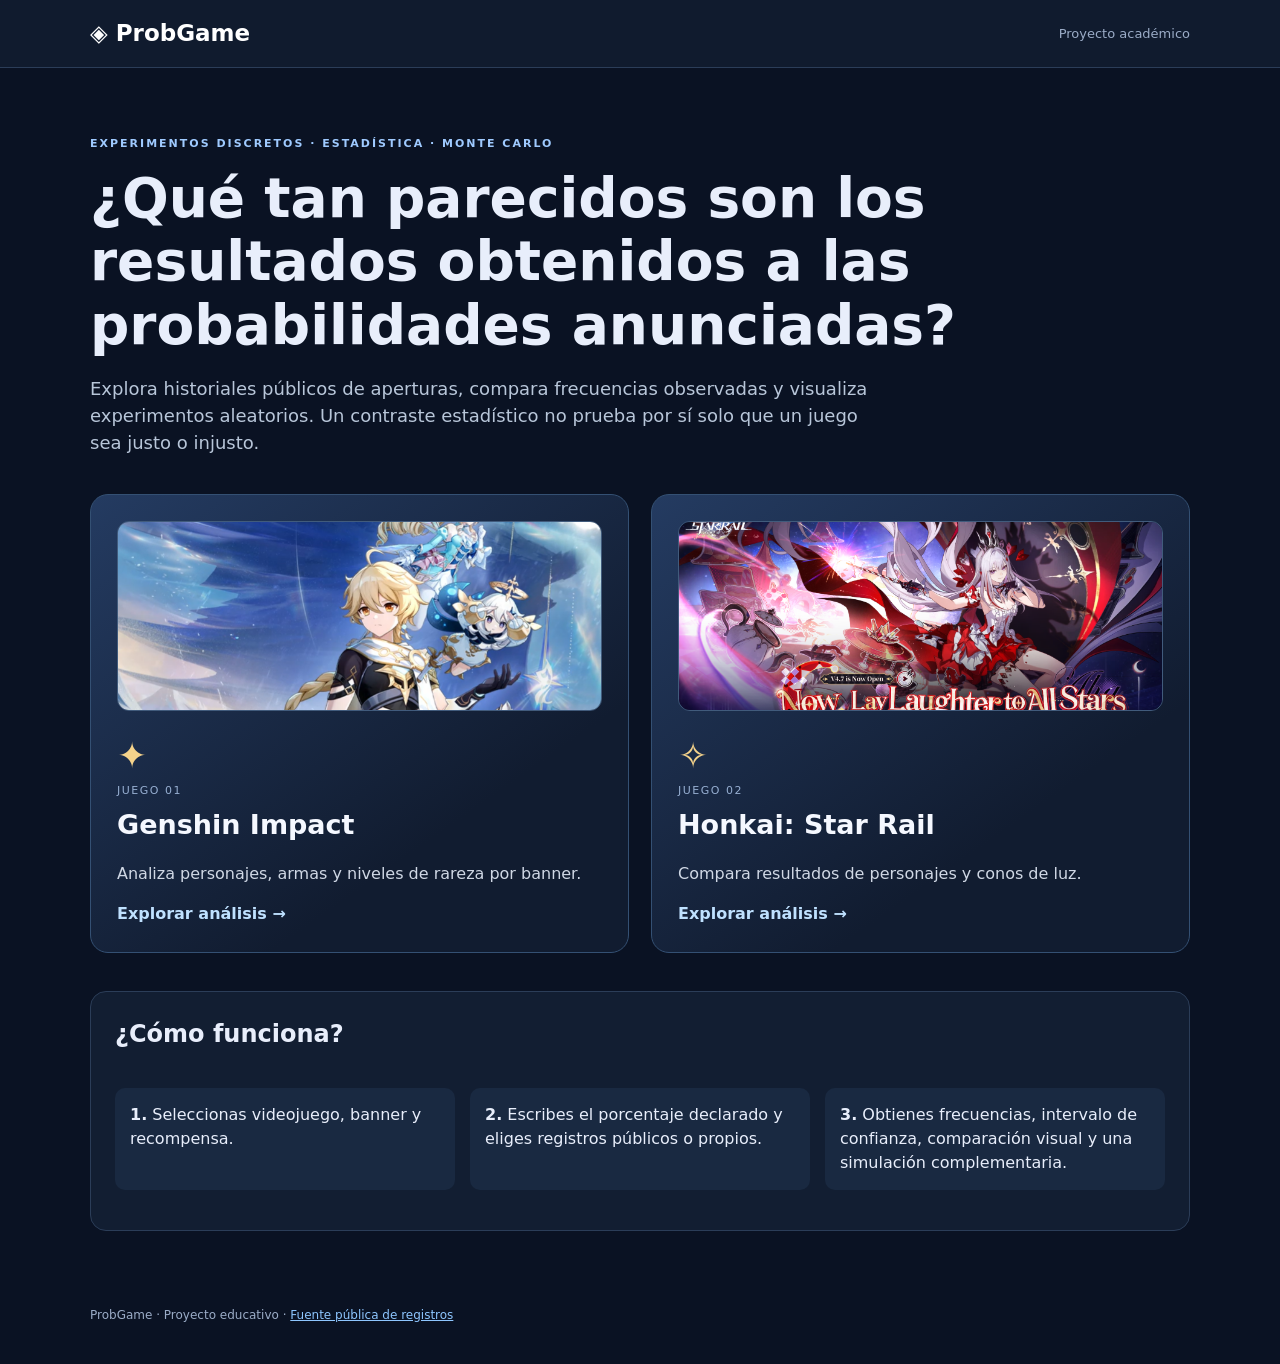
<file: index.html>
<!doctype html>
<html lang="es">
<head>
<meta charset="utf-8"><meta name="viewport" content="width=device-width,initial-scale=1">
<meta name="description" content="ProbGame: simulación de experimentos discretos y contraste de probabilidades.">
<title>ProbGame | Inicio</title><link rel="stylesheet" href="css/styles.css">
</head>
<body>
<header class="topbar"><div class="wrap nav"><a class="logo" href="index.html">◈ ProbGame</a><span>Proyecto académico</span></div></header>
<main class="wrap home">
<div class="eyebrow">EXPERIMENTOS DISCRETOS · ESTADÍSTICA · MONTE CARLO</div>
<h1>¿Qué tan parecidos son los resultados obtenidos a las probabilidades anunciadas?</h1>
<p class="lead">Explora historiales públicos de aperturas, compara frecuencias observadas y visualiza experimentos aleatorios. Un contraste estadístico no prueba por sí solo que un juego sea justo o injusto.</p>
<div class="games">
<a class="game-card" href="genshin.html"><img class="game-image" src="img/genshei.png" alt="Genshin Impact"><div class="game-mark">✦</div><div class="game-sub">JUEGO 01</div><h2>Genshin Impact</h2><p>Analiza personajes, armas y niveles de rareza por banner.</p><span>Explorar análisis →</span></a>
<a class="game-card" href="honkai.html"><img class="game-image" src="img/honkai.png" alt="Honkai: Star Rail"><div class="game-mark">✧</div><div class="game-sub">JUEGO 02</div><h2>Honkai: Star Rail</h2><p>Compara resultados de personajes y conos de luz.</p><span>Explorar análisis →</span></a>
</div>
<section class="home-panel"><h2>¿Cómo funciona?</h2><div class="steps"><p><strong>1.</strong> Seleccionas videojuego, banner y recompensa.</p><p><strong>2.</strong> Escribes el porcentaje declarado y eliges registros públicos o propios.</p><p><strong>3.</strong> Obtienes frecuencias, intervalo de confianza, comparación visual y una simulación complementaria.</p></div></section>

</main><footer class="wrap footer">ProbGame · Proyecto educativo · <a href="https://github.com/noviardhana/history_gi" target="_blank" rel="noopener noreferrer">Fuente pública de registros</a></footer>
</body></html>
</file>
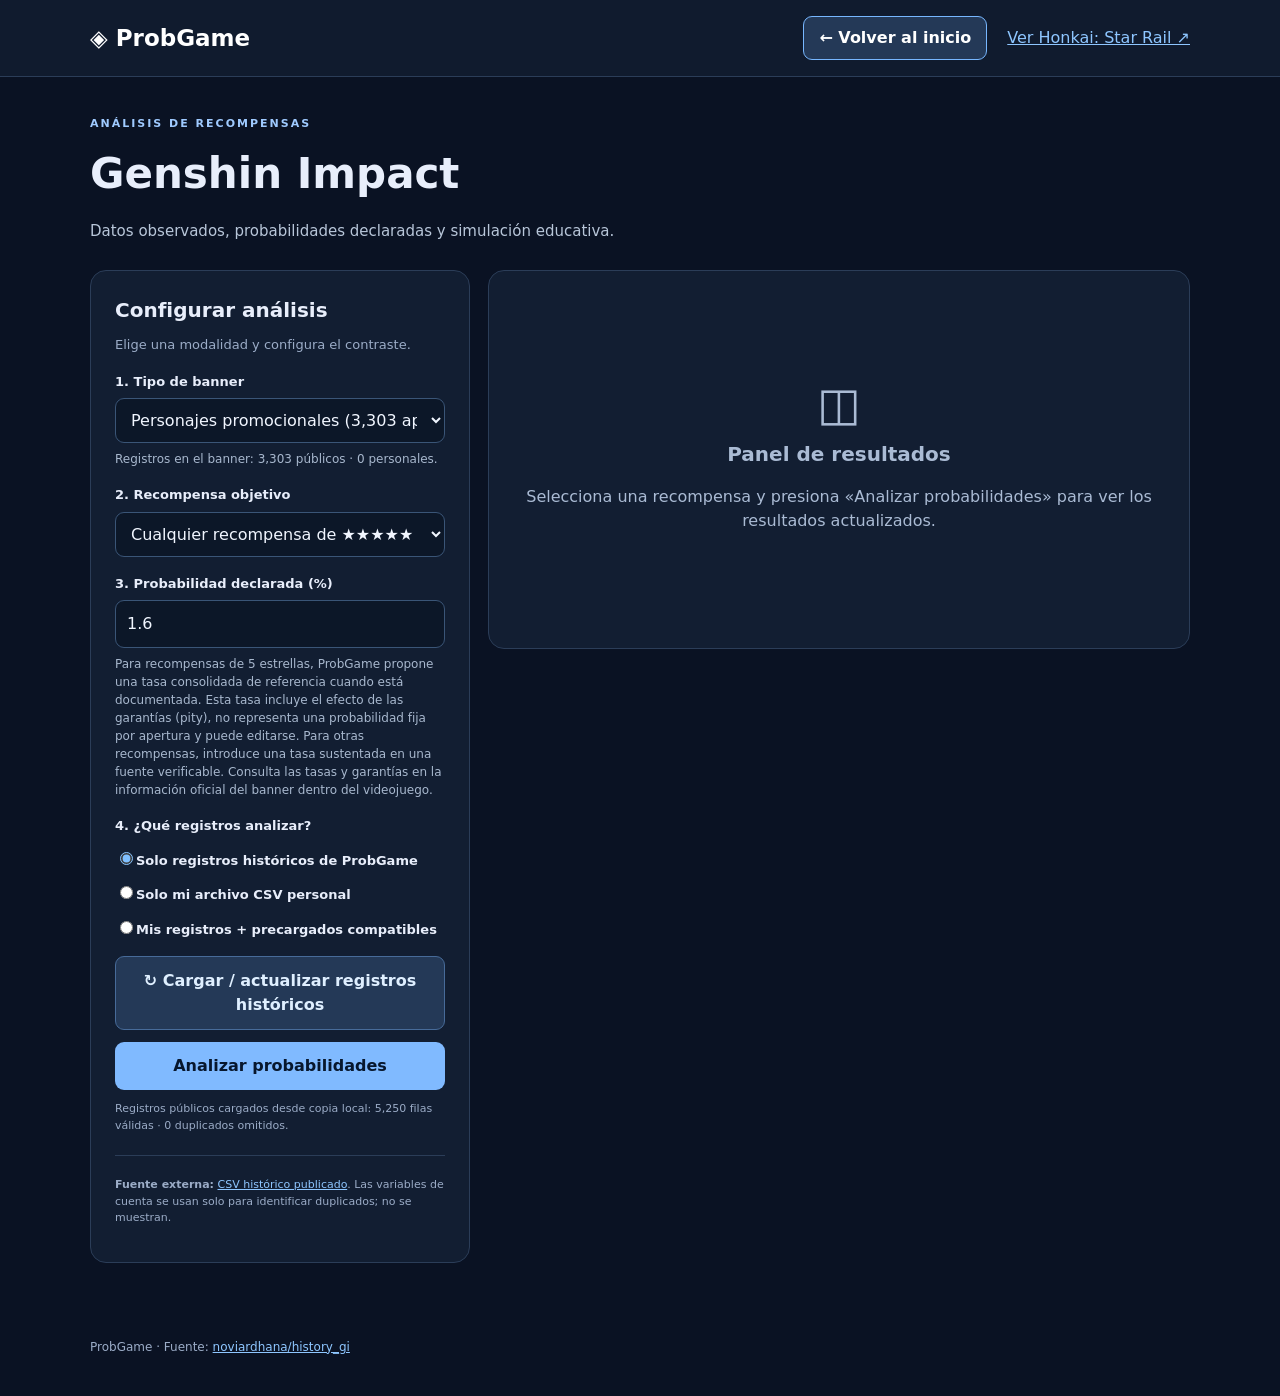
<file: genshin.html>
<!doctype html><html lang="es"><head><meta charset="utf-8"><meta name="viewport" content="width=device-width,initial-scale=1"><title>Genshin Impact | ProbGame</title><link rel="stylesheet" href="css/styles.css"></head><body data-game="genshin"><header class="topbar"><div class="wrap nav"><a class="logo" href="index.html">◈ ProbGame</a>
<div class="nav-links">
    <a class="back-home" href="index.html">← Volver al inicio</a>
    <a href="honkai.html">Ver Honkai: Star Rail ↗</a>
</div>
</div></header><main class="wrap app-layout"><div class="eyebrow">ANÁLISIS DE RECOMPENSAS</div><h1>Genshin Impact</h1><p class="lead mini">Datos observados, probabilidades declaradas y simulación educativa.</p><div id="app"></div></main><footer class="wrap footer">ProbGame · Fuente: <a href="https://github.com/noviardhana/history_gi" target="_blank" rel="noopener noreferrer">noviardhana/history_gi</a></footer><script type="module" src="js/app.js"></script></body></html>
</file>
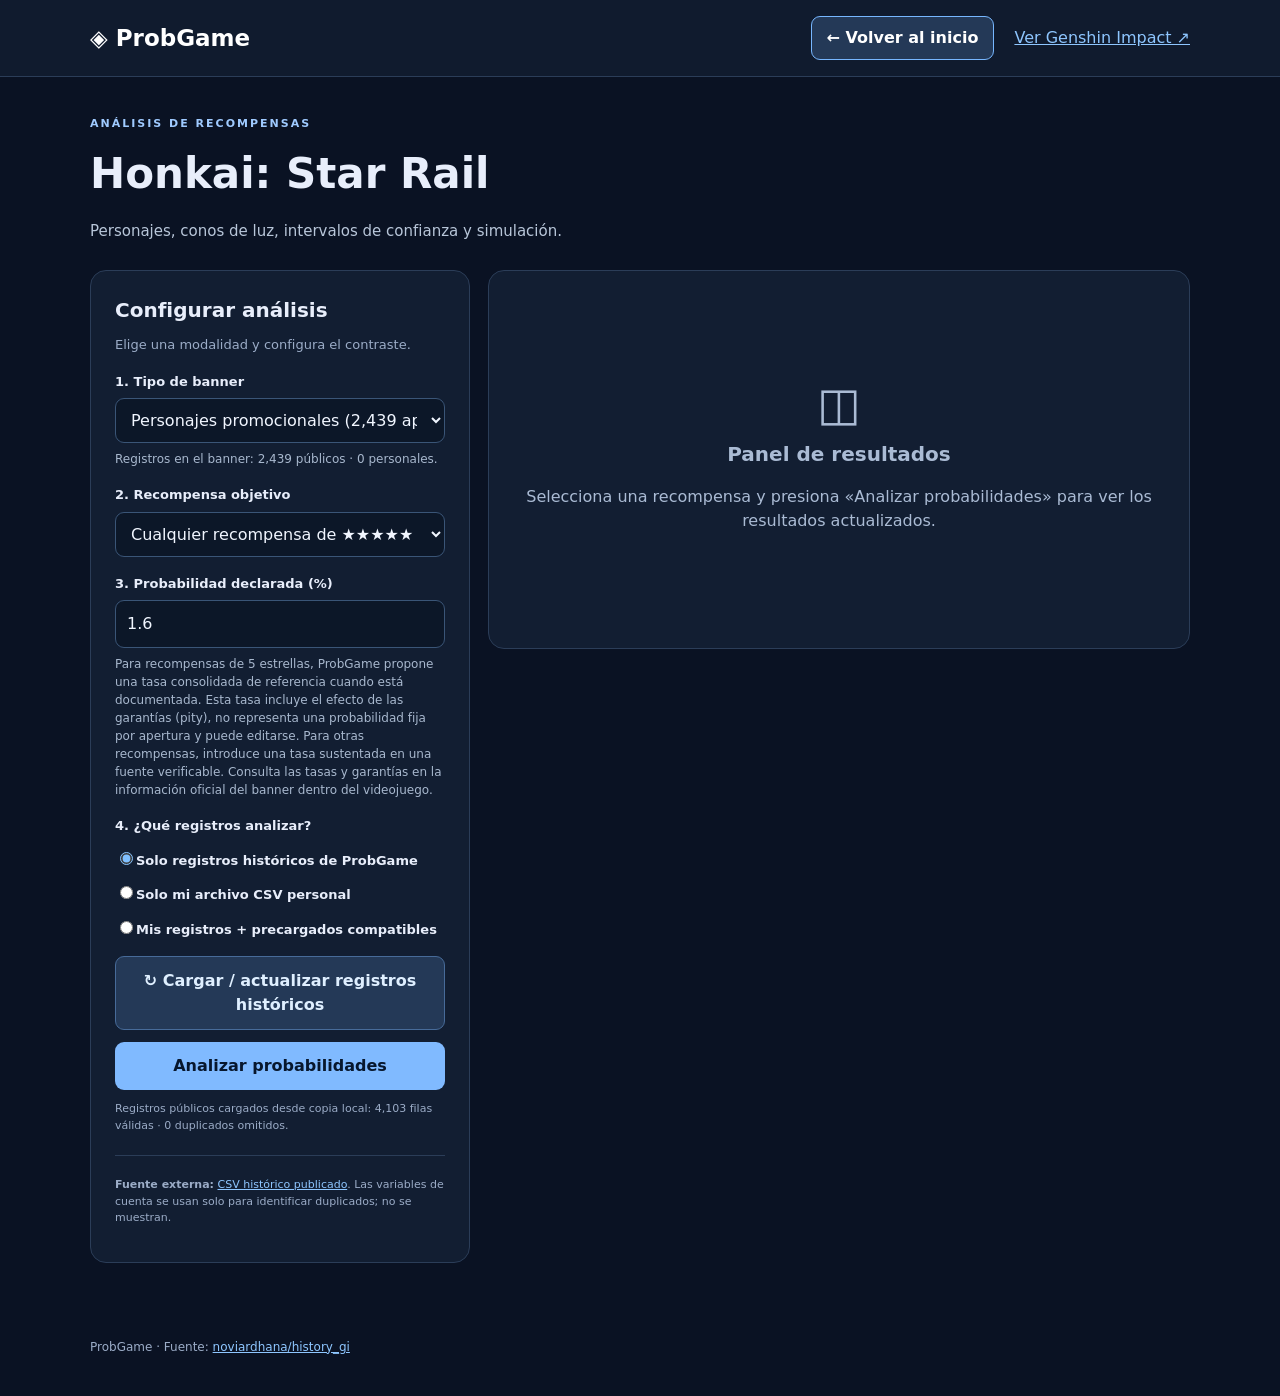
<file: honkai.html>
<!doctype html><html lang="es"><head><meta charset="utf-8"><meta name="viewport" content="width=device-width,initial-scale=1"><title>Honkai: Star Rail | ProbGame</title><link rel="stylesheet" href="css/styles.css"></head><body data-game="hsr"><header class="topbar"><div class="wrap nav"><a class="logo" href="index.html">◈ ProbGame</a>
<div class="nav-links">
    <a class="back-home" href="index.html">← Volver al inicio</a>
    <a href="genshin.html">Ver Genshin Impact ↗</a>
</div>
</div></header><main class="wrap app-layout"><div class="eyebrow">ANÁLISIS DE RECOMPENSAS</div><h1>Honkai: Star Rail</h1><p class="lead mini">Personajes, conos de luz, intervalos de confianza y simulación.</p><div id="app"></div></main><footer class="wrap footer">ProbGame · Fuente: <a href="https://github.com/noviardhana/history_gi" target="_blank" rel="noopener noreferrer">noviardhana/history_gi</a></footer><script type="module" src="js/app.js"></script></body></html>
</file>
<file: css/styles.css>
:root{font-family:Inter,system-ui,-apple-system,Segoe UI,Arial,sans-serif;color:#e8eefb;background:#0a1223;font-synthesis:none;line-height:1.5;--muted:#9bacc7;--border:#2b3d58;--panel:#121e32;--accent:#77b7ff;--gold:#f5d38b}*{box-sizing:border-box}body{margin:0}a{color:#8ec6ff}button,input,select{font:inherit}button,select,input[type=file]{cursor:pointer}.wrap{width:min(1100px,calc(100% - 36px));margin:auto}.topbar{border-bottom:1px solid var(--border);background:#101b2e}.nav{display:flex;justify-content:space-between;align-items:center;padding:16px 0;gap:12px}.nav span,.nav>a:not(.logo){font-size:13px;color:var(--muted)}.logo{color:#fff;text-decoration:none;font-weight:800;font-size:23px}.home{padding:68px 0 50px}.eyebrow{color:#9fcaff;letter-spacing:2px;font-size:11px;font-weight:800}.home h1{font-size:clamp(30px,5vw,55px);max-width:870px;line-height:1.15;margin:15px 0}.app-layout{padding:39px 0 50px}.app-layout h1{font-size:42px;margin:9px 0 0}.lead{color:#b8c6d9;font-size:18px;max-width:790px}.lead.mini{font-size:15px;margin-bottom:28px}.games{display:grid;grid-template-columns:1fr 1fr;gap:22px;margin:38px 0}.game-card{border:1px solid #345073;min-height:280px;border-radius:18px;padding:26px;background:linear-gradient(145deg,#243b61,#111c30 70%);color:#f5f8ff;text-decoration:none;transition:transform .2s}.game-card:hover{transform:translateY(-3px)}.game-card .game-mark{font-size:36px;color:#f5d38b}.game-card h2{font-size:27px;margin:6px 0}.game-card p{color:#d0d8e5}.game-card span{color:#bfe1ff;font-weight:700}.game-sub{font-size:11px;color:#97afd2;letter-spacing:1.5px}.home-panel,.panel{background:var(--panel);border:1px solid var(--border);border-radius:16px;padding:24px}.home-panel h2{margin-top:0}.steps{display:grid;grid-template-columns:repeat(3,1fr);gap:15px}.steps p{background:#192941;padding:15px;border-radius:10px}.footer{padding:25px 0 40px;color:var(--muted);font-size:12px}.layout{display:grid;grid-template-columns:380px 1fr;gap:18px;align-items:start}.panel h2{font-size:20px;margin:0 0 10px}.subtext{font-size:13px;color:var(--muted);margin:0 0 17px}.field{margin:17px 0}.field label,.label{display:block;font-weight:700;font-size:13px;margin-bottom:7px}.field select,.field input:not([type=radio]):not([type=checkbox]){width:100%;min-width:0;padding:11px;background:#0c1728;color:#f1f6ff;border:1px solid #3a5577;border-radius:9px}.field input[type=file]{font-size:12px}.field select:focus,.field input:focus{outline:2px solid #77b7ff;outline-offset:1px}.hint{display:block;font-size:12px;color:#a8b8ce;margin-top:7px}.option-row{display:flex;align-items:flex-start;gap:9px;font-size:13px;margin:12px 0}.option-row input{margin-top:4px;accent-color:#80c0ff}.btn{border:0;border-radius:9px;padding:12px 18px;font-weight:700;background:#80baff;color:#07172d;cursor:pointer}.btn:disabled{opacity:.45;cursor:not-allowed}.btn.alt{background:#243957;color:#dfefff;border:1px solid #476b99}.btn.full{width:100%}.btn.small{font-size:12px;padding:9px 12px}.row{display:flex;justify-content:space-between;gap:10px;align-items:center}.pill{font-size:11px;border-radius:999px;background:#263d58;padding:5px 10px;color:#b9dafd}.stats{display:grid;grid-template-columns:repeat(2,1fr);gap:11px}.stat{padding:15px;background:#0c182a;border:1px solid #273e59;border-radius:11px}.stat .value{font-size:29px;font-weight:850;letter-spacing:-1px;margin-top:7px}.stat .description{color:var(--muted);font-size:12px}.stat .value.small{font-size:19px}.section-title{margin:22px 0 10px;font-size:15px}.bars{padding:18px;background:#0c182a;border-radius:10px}.bar-row{margin:10px 0}.bar-label{font-size:13px;display:flex;justify-content:space-between;align-items:baseline;gap:8px;flex-wrap:wrap;margin-bottom:7px}.bar-label strong{text-align:right}.bar-track{height:13px;background:#2d3950;border-radius:10px;overflow:hidden}.bar{height:100%;min-width:0;border-radius:10px}.bar.gold{background:linear-gradient(90deg,#dba755,#f5d38b)}.bar.blue{background:linear-gradient(90deg,#3e93eb,#8bc8ff)}.message{padding:13px;border-radius:10px;border:1px solid #526681;font-size:13px;color:#d7e6f5;margin-top:15px;background:#1b2b42}.message.warn{border-color:#9d7a3e;background:#332a1d;color:#ffe2aa}.message.success{border-color:#327a75;background:#17302f}.loading{color:#9bc6ff}.error{color:#ffacac}.results-empty{text-align:center;padding:75px 12px;color:#aabbd4}.results-empty .symbol{font-size:46px}.mc-details{margin-top:19px;border-top:1px solid var(--border);padding-top:14px}.mc-details summary{font-weight:700;cursor:pointer}.mc-grid{display:grid;grid-template-columns:1fr 1fr;gap:12px;margin-top:12px}.mc-grid input,.mc-grid select{background:#0c1728;color:#fff;border:1px solid #3a5577;border-radius:8px;padding:10px;width:100%}.mono{font-family:ui-monospace,monospace;font-size:12px}.divider{border:0;border-top:1px solid var(--border);margin:21px 0}.tiny{color:var(--muted);font-size:11px}.hidden{display:none!important}.rtable{width:100%;border-collapse:collapse;font-size:12px}.rtable td{padding:8px 0;border-bottom:1px solid #30415b}.rtable td:last-child{text-align:right}.two-lines{padding:15px;border-left:3px solid #84c1ff;background:#0b1728;border-radius:6px}.two-lines p{margin:4px 0}.count-badges{display:flex;flex-wrap:wrap;gap:7px;margin-top:10px}.count-badges span{font-size:11px;background:#26364d;border-radius:7px;padding:6px 8px}.mb{margin-bottom:12px}@media(max-width:850px){.layout{grid-template-columns:1fr}.games{grid-template-columns:1fr}.steps{grid-template-columns:1fr}.home{padding-top:35px}}@media(max-width:450px){.stats{grid-template-columns:1fr}.mc-grid{grid-template-columns:1fr}.nav span{display:none}.panel{padding:16px}.app-layout h1{font-size:34px}}

/* Navegación entre páginas */
.nav-links {
    display: flex;
    align-items: center;
    gap: 20px;
    flex-wrap: wrap;
}

.back-home {
    display: inline-block;
    padding: 9px 15px;
    border: 1px solid #77b7ff;
    border-radius: 9px;
    color: #ffffff !important;
    background: #243957;
    text-decoration: none;
    font-weight: 600;
}

.back-home:hover {
    background: #35618f;
    border-color: #a3d1ff;
}

@media (max-width: 600px) {
    .nav-links {
        gap: 10px;
    }

    .back-home {
        padding: 7px 10px;
    }
}


/* Imágenes de los videojuegos */
.game-image {
    display: block;
    width: 100%;
    height: 190px;
    object-fit: cover;
    object-position: center;
    border-radius: 12px;
    margin-bottom: 18px;
    border: 1px solid #415b7c;
    transition: transform 0.3s ease;
}

.game-card {
    overflow: hidden;
}

.game-card:hover .game-image {
    transform: scale(1.02);
}
</file>
